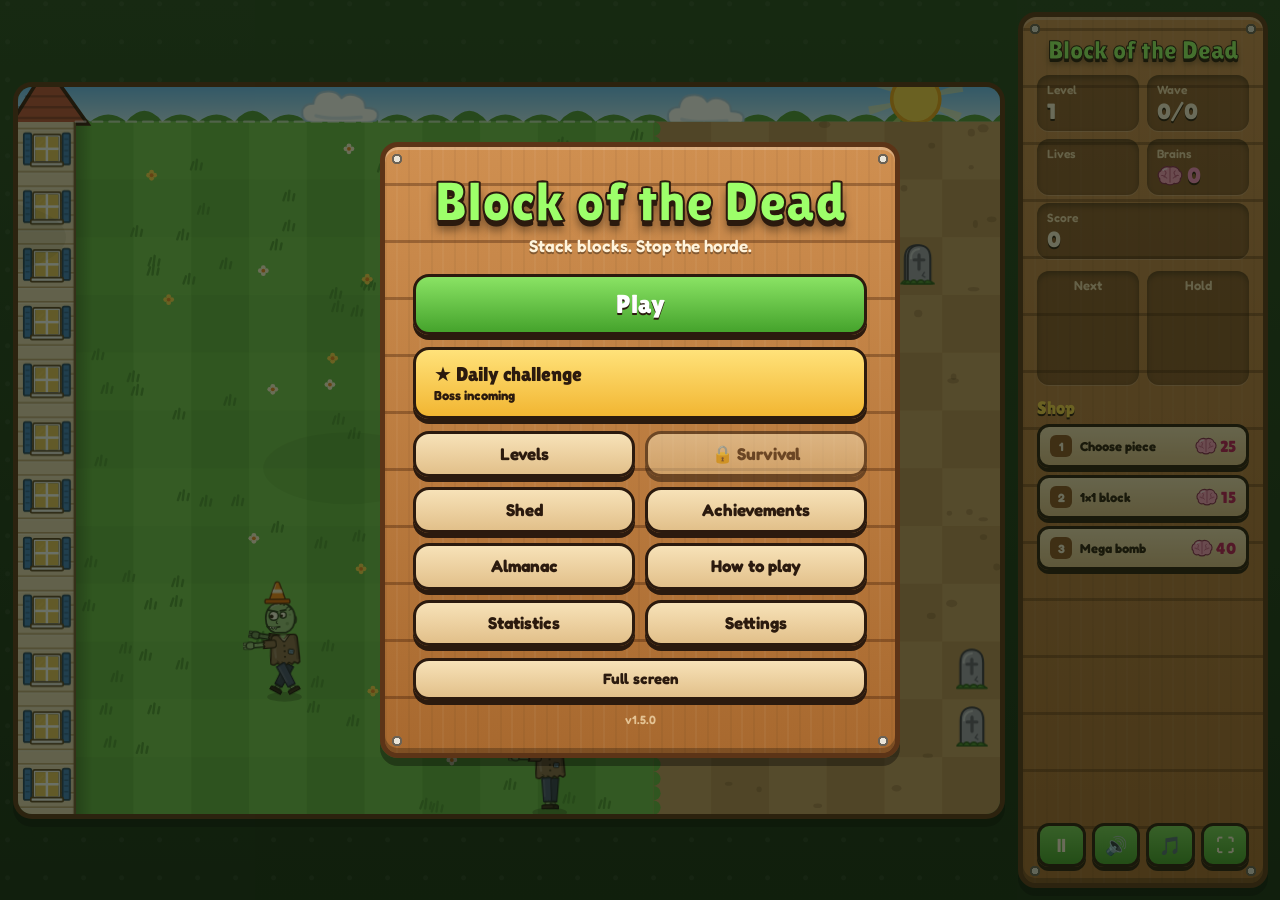
<file: index.html>
<!doctype html>
<html lang="es">
<head>
  <meta charset="utf-8">
  <meta name="viewport" content="width=device-width, initial-scale=1, maximum-scale=1, user-scalable=no">
  <title>Block of the Dead</title>
  <meta name="description" content="Las piezas que caen se convierten en defensas contra hordas de zombies.">
  <meta name="theme-color" content="#2d6a17">
  <meta name="mobile-web-app-capable" content="yes">
  <meta name="apple-mobile-web-app-capable" content="yes">
  <meta name="apple-mobile-web-app-status-bar-style" content="black-translucent">
  <meta name="apple-mobile-web-app-title" content="Block Dead">
  <link rel="manifest" href="manifest.webmanifest">
  <link rel="icon" href="assets/icons/icon.svg" type="image/svg+xml">
  <link rel="icon" href="assets/icons/icon-32.png" sizes="32x32" type="image/png">
  <link rel="apple-touch-icon" href="assets/icons/apple-touch-icon.png">
  <link rel="preconnect" href="https://fonts.googleapis.com">
  <link rel="preconnect" href="https://fonts.gstatic.com" crossorigin>
  <link href="https://fonts.googleapis.com/css2?family=Fredoka:wght@500;600;700&family=Lilita+One&display=swap" rel="stylesheet">
  <link rel="stylesheet" href="css/styles.css">
</head>
<body>
  <div id="app">
    <main id="play">
      <div id="stage">
        <div id="board-wrap">
          <canvas id="game"></canvas>
          <div id="tip" class="tip hidden" role="status" aria-live="polite">
            <div class="tip-step"></div>
            <div class="tip-text"></div>
            <button class="tip-skip" data-cmd="tut-skip" data-i18n="tut_skip"></button>
          </div>
        </div>
      </div>
      <div id="touch" class="touch-controls">
        <div class="tc-group tc-move">
          <button data-action="left" data-i18n-aria="aria_left">◀</button>
          <button data-action="down" data-i18n-aria="aria_down">▼</button>
          <button data-action="right" data-i18n-aria="aria_right">▶</button>
        </div>
        <div class="tc-group tc-act">
          <button data-action="hold" data-i18n-aria="aria_hold">⇄</button>
          <button data-action="rotate" data-i18n-aria="aria_rotate">⟳</button>
          <button data-action="drop" data-i18n-aria="aria_drop">⤓</button>
        </div>
      </div>
    </main>

    <aside id="panel" class="wood">
      <h1 class="logo" data-i18n="title"></h1>
      <div class="stats">
        <div class="stat"><span data-i18n="hud_level"></span><b id="hud-level">1</b></div>
        <div class="stat"><span data-i18n="hud_wave"></span><b id="hud-wave">0/0</b></div>
        <div class="stat lives"><span data-i18n="hud_lives"></span><b id="hud-lives"></b></div>
        <div class="stat brains"><span data-i18n="hud_brains"></span><b><img class="ico" src="assets/svg/brain.svg" alt=""><span id="hud-brains">0</span></b></div>
        <div class="stat score"><span data-i18n="hud_score"></span><b id="hud-score">0</b></div>
      </div>
      <div class="piece-boxes">
        <div class="next-box">
          <span data-i18n="hud_next"></span>
          <canvas id="next" width="192" height="192"></canvas>
        </div>
        <div class="next-box hold-box" id="hold-box" data-i18n-aria="aria_hold">
          <span data-i18n="hud_hold"></span>
          <canvas id="hold" width="192" height="192"></canvas>
        </div>
      </div>
      <div class="shop">
        <h2 data-i18n="shop_title"></h2>
        <div class="shop-list">
          <button class="shop-btn" data-shop="choose"><span class="key">1</span><span class="label" data-i18n="shop_choose"></span><span class="label-s" data-i18n="shop_choose_s"></span><span class="cost"></span></button>
          <button class="shop-btn" data-shop="single"><span class="key">2</span><span class="label" data-i18n="shop_single"></span><span class="label-s" data-i18n="shop_single_s"></span><span class="cost"></span></button>
          <button class="shop-btn" data-shop="bomb"><span class="key">3</span><span class="label" data-i18n="shop_bomb"></span><span class="label-s" data-i18n="shop_bomb_s"></span><span class="cost"></span></button>
        </div>
      </div>
      <div class="panel-buttons">
        <button class="icon-btn" id="btn-pause" data-cmd="pause" data-i18n-aria="pause_title">⏸</button>
        <button class="icon-btn" id="btn-sfx" data-cmd="sfx" data-i18n-aria="sound">🔊</button>
        <button class="icon-btn" id="btn-music" data-cmd="music" data-i18n-aria="music">🎵</button>
        <button class="icon-btn fs-btn" id="btn-fs" data-cmd="fullscreen" data-i18n-aria="fullscreen">⛶</button>
      </div>
    </aside>
  </div>

  <div id="screens" class="screens">
    <section class="screen" id="screen-menu">
      <div class="card wood">
        <h1 class="title" data-i18n="title"></h1>
        <p class="tagline" data-i18n="tagline"></p>
        <div class="menu-buttons">
          <button class="btn primary" id="btn-play" data-cmd="play" data-i18n="loading" disabled></button>
          <button class="btn daily-btn" id="btn-daily" data-cmd="daily">
            <span class="daily-title" data-i18n="menu_daily"></span>
            <span class="daily-rule" id="daily-rule"></span>
          </button>
          <div class="menu-grid">
            <button class="btn" data-cmd="levels" data-i18n="menu_levels"></button>
            <button class="btn" id="btn-survival" data-cmd="survival" data-i18n="menu_survival"></button>
            <button class="btn" data-cmd="shed" data-i18n="menu_shed"></button>
            <button class="btn" data-cmd="achievements" data-i18n="menu_achievements"></button>
            <button class="btn" data-cmd="almanac" data-i18n="menu_almanac"></button>
            <button class="btn" data-cmd="howto" data-i18n="menu_howto"></button>
            <button class="btn" data-cmd="stats" data-i18n="menu_stats"></button>
            <button class="btn" data-cmd="settings" data-i18n="menu_settings"></button>
          </div>
          <button class="btn small fs-btn" data-cmd="fullscreen" data-i18n="fullscreen"></button>
          <button class="btn small install-btn" data-cmd="install" data-i18n="install_app" hidden></button>
        </div>
        <p class="version" id="version"></p>
      </div>
    </section>

    <section class="screen" id="screen-settings">
      <div class="card wood">
        <h2 data-i18n="menu_settings"></h2>
        <div class="settings">
          <h3 data-i18n="set_language"></h3>
          <div class="set-row">
            <span data-i18n="set_language"></span>
            <div class="seg" data-setting="lang">
              <button data-value="es" data-i18n="lang_es"></button>
              <button data-value="en" data-i18n="lang_en"></button>
            </div>
          </div>

          <h3 data-i18n="set_sound"></h3>
          <label class="set-row">
            <span data-i18n="set_music_vol"></span>
            <input type="range" min="0" max="100" step="5" data-setting="musicVol">
            <output data-out="musicVol"></output>
          </label>
          <label class="set-row">
            <span data-i18n="set_sfx_vol"></span>
            <input type="range" min="0" max="100" step="5" data-setting="sfxVol">
            <output data-out="sfxVol"></output>
          </label>

          <h3 data-i18n="set_graphics"></h3>
          <div class="set-row">
            <span data-i18n="set_quality"></span>
            <div class="seg" data-setting="quality">
              <button data-value="auto" data-i18n="q_auto"></button>
              <button data-value="high" data-i18n="q_high"></button>
              <button data-value="low" data-i18n="q_low"></button>
            </div>
          </div>
          <label class="set-row">
            <span data-i18n="set_shake"></span>
            <input type="checkbox" data-setting="shake">
          </label>
          <label class="set-row">
            <span data-i18n="set_fps"></span>
            <input type="checkbox" data-setting="showFps">
          </label>

          <h3 data-i18n="set_access"></h3>
          <label class="set-row">
            <span data-i18n="set_colorblind"></span>
            <input type="checkbox" data-setting="colorblind">
          </label>
          <label class="set-row">
            <span data-i18n="set_bigtext"></span>
            <input type="checkbox" data-setting="bigText">
          </label>
          <label class="set-row">
            <span data-i18n="set_reduce"></span>
            <input type="checkbox" data-setting="reduceMotion">
          </label>

          <h3 data-i18n="set_mobile"></h3>
          <div class="set-row">
            <span data-i18n="set_touch_layout"></span>
            <div class="seg" data-setting="touchLayout">
              <button data-value="split" data-i18n="touch_split"></button>
              <button data-value="swap" data-i18n="touch_swap"></button>
            </div>
          </div>
          <label class="set-row">
            <span data-i18n="set_zoom_view"></span>
            <input type="checkbox" data-setting="zoomView">
          </label>
          <div class="set-actions">
            <button class="btn small install-btn" data-cmd="install" data-i18n="install_app" hidden></button>
          </div>

          <h3 data-i18n="set_controls"></h3>
          <p class="set-hint" data-i18n="keys_hint"></p>
          <div id="keys-list" class="keys-list"></div>
          <div class="set-actions">
            <button class="btn small" data-cmd="keys-reset" data-i18n="keys_reset"></button>
          </div>
          <p class="set-msg" id="keys-msg" role="status"></p>

          <h3 data-i18n="set_save"></h3>
          <p class="set-hint" data-i18n="set_save_hint"></p>
          <div class="set-actions">
            <button class="btn small" data-cmd="export-copy" data-i18n="export_copy"></button>
            <button class="btn small" data-cmd="export-file" data-i18n="export_file"></button>
          </div>
          <textarea id="save-code" class="save-code" rows="3" spellcheck="false" data-i18n-placeholder="import_placeholder"></textarea>
          <div class="set-actions">
            <button class="btn small" data-cmd="import-code" data-i18n="import_code"></button>
            <button class="btn small" data-cmd="import-file" data-i18n="import_file"></button>
            <input type="file" id="import-file" accept=".json,.txt,application/json,text/plain" hidden>
          </div>
          <p class="set-msg" id="save-msg" role="status"></p>
        </div>
        <button class="btn" data-cmd="settings-back" data-i18n="back"></button>
      </div>
    </section>

    <section class="screen" id="screen-stats">
      <div class="card wood">
        <h2 data-i18n="menu_stats"></h2>
        <div id="stats-body" class="stats-body"></div>
        <button class="btn" data-cmd="back" data-i18n="back"></button>
      </div>
    </section>

    <section class="screen" id="screen-levels">
      <div class="card wood">
        <h2 data-i18n="menu_levels"></h2>
        <div id="level-list" class="level-list"></div>
        <button class="btn" data-cmd="back" data-i18n="back"></button>
      </div>
    </section>

    <section class="screen" id="screen-loadout">
      <div class="card wood wide">
        <h2 data-i18n="loadout_title"></h2>
        <p class="tagline lo-sub"><span id="loadout-level"></span> · <span data-i18n="loadout_hint"></span></p>
        <p class="lo-rule" id="loadout-rule" hidden></p>
        <div class="lo-diff" id="loadout-diff">
          <span data-i18n="difficulty"></span>
          <div class="seg" id="diff-seg">
            <button data-diff="easy" data-i18n="diff_easy"></button>
            <button data-diff="normal" data-i18n="diff_normal"></button>
            <button data-diff="hard" data-i18n="diff_hard"></button>
          </div>
        </div>
        <div id="loadout-list" class="lo-list"></div>
        <div class="lo-actions">
          <button class="btn" data-cmd="back" data-i18n="back"></button>
          <button class="btn" data-cmd="loadout-reset" data-i18n="loadout_reset"></button>
          <button class="btn primary" data-cmd="loadout-go" data-i18n="loadout_go"></button>
        </div>
      </div>
    </section>

    <section class="screen" id="screen-shed">
      <div class="card wood">
        <h2 data-i18n="menu_shed"></h2>
        <p class="tagline" data-i18n="shed_hint"></p>
        <div class="shed-bank"><img class="ico" src="assets/svg/brain.svg" alt=""><b id="shed-bank">0</b><span data-i18n="shed_bank"></span></div>
        <div id="shed-list" class="shed-list"></div>
        <button class="btn" data-cmd="back" data-i18n="back"></button>
      </div>
    </section>

    <section class="screen" id="screen-achievements">
      <div class="card wood wide">
        <h2 data-i18n="menu_achievements"></h2>
        <p class="tagline" id="ach-count"></p>
        <div id="ach-grid" class="ach-grid"></div>
        <button class="btn" data-cmd="back" data-i18n="back"></button>
      </div>
    </section>

    <section class="screen" id="screen-almanac">
      <div class="card wood wide">
        <h2 data-i18n="menu_almanac"></h2>
        <div class="alm-tabs">
          <button class="btn small" data-cmd="alm-tab" data-arg="def" data-i18n="alm_def"></button>
          <button class="btn small" data-cmd="alm-tab" data-arg="zomb" data-i18n="alm_zomb"></button>
        </div>
        <div class="alm-body">
          <div id="alm-grid" class="alm-grid"></div>
          <div id="alm-detail" class="alm-detail"></div>
        </div>
        <button class="btn" data-cmd="back" data-i18n="back"></button>
      </div>
    </section>

    <section class="screen" id="screen-howto">
      <div class="card wood wide">
        <h2 data-i18n="menu_howto"></h2>
        <div id="howto-body" class="howto"></div>
        <button class="btn" data-cmd="back" data-i18n="back"></button>
      </div>
    </section>

    <section class="screen" id="screen-pause">
      <div class="card wood">
        <h2 data-i18n="pause_title"></h2>
        <div class="menu-buttons">
          <button class="btn primary" data-cmd="resume" data-i18n="resume"></button>
          <button class="btn" data-cmd="restart" data-i18n="restart"></button>
          <div class="toggles">
            <button class="btn small" data-cmd="settings" data-i18n="menu_settings"></button>
            <button class="btn small fs-btn" data-cmd="fullscreen" data-i18n="fullscreen"></button>
          </div>
          <button class="btn" data-cmd="menu" data-i18n="to_menu"></button>
        </div>
      </div>
    </section>

    <section class="screen" id="screen-result">
      <div class="card wood">
        <h2 id="result-title"></h2>
        <p id="result-reason" class="tagline"></p>
        <div id="result-stats" class="result-stats"></div>
        <div id="new-defense" class="new-defense" style="display:none"></div>
        <div class="menu-buttons">
          <button class="btn primary" id="btn-next" data-cmd="next" data-i18n="next_level"></button>
          <button class="btn" data-cmd="retry" data-i18n="retry"></button>
          <button class="btn" data-cmd="shed" data-i18n="menu_shed"></button>
          <button class="btn" data-cmd="menu" data-i18n="to_menu"></button>
        </div>
      </div>
    </section>

    <section class="screen" id="screen-error">
      <div class="card wood">
        <h2 class="lose" data-i18n="error_title"></h2>
        <p class="tagline" data-i18n="error_text"></p>
        <div class="menu-buttons">
          <button class="btn primary" data-cmd="restart" data-i18n="restart"></button>
          <button class="btn" data-cmd="menu" data-i18n="to_menu"></button>
        </div>
      </div>
    </section>

    <section class="screen" id="screen-picker">
      <div class="card wood">
        <h2 data-i18n="picker_title"></h2>
        <div id="picker-grid" class="picker-grid"></div>
        <button class="btn" data-cmd="picker-cancel" data-i18n="cancel"></button>
      </div>
    </section>
  </div>

  <div id="toasts" class="toasts" aria-live="polite"></div>

  <div id="update-bar" class="update-bar" role="status" hidden>
    <span data-i18n="update_ready"></span>
    <button class="btn small primary" data-cmd="apply-update" data-i18n="update_now"></button>
  </div>

  <!-- Scripts clásicos (no módulos) para que funcione abriendo el archivo con doble clic -->
  <script src="js/config.js"></script>
  <script src="js/i18n.js"></script>
  <script src="js/storage.js"></script>
  <script src="js/audio.js"></script>
  <script src="js/assets.js"></script>
  <script src="js/pieces.js"></script>
  <script src="js/board.js"></script>
  <script src="js/defenses.js"></script>
  <script src="js/zombies.js"></script>
  <script src="js/projectiles.js"></script>
  <script src="js/levels.js"></script>
  <script src="js/progress.js"></script>
  <script src="js/game.js"></script>
  <script src="js/render.js"></script>
  <script src="js/input.js"></script>
  <script src="js/ui.js"></script>
  <script src="js/tutorial.js"></script>
  <script src="js/pwa.js"></script>
  <script src="js/main.js"></script>
</body>
</html>
</file>
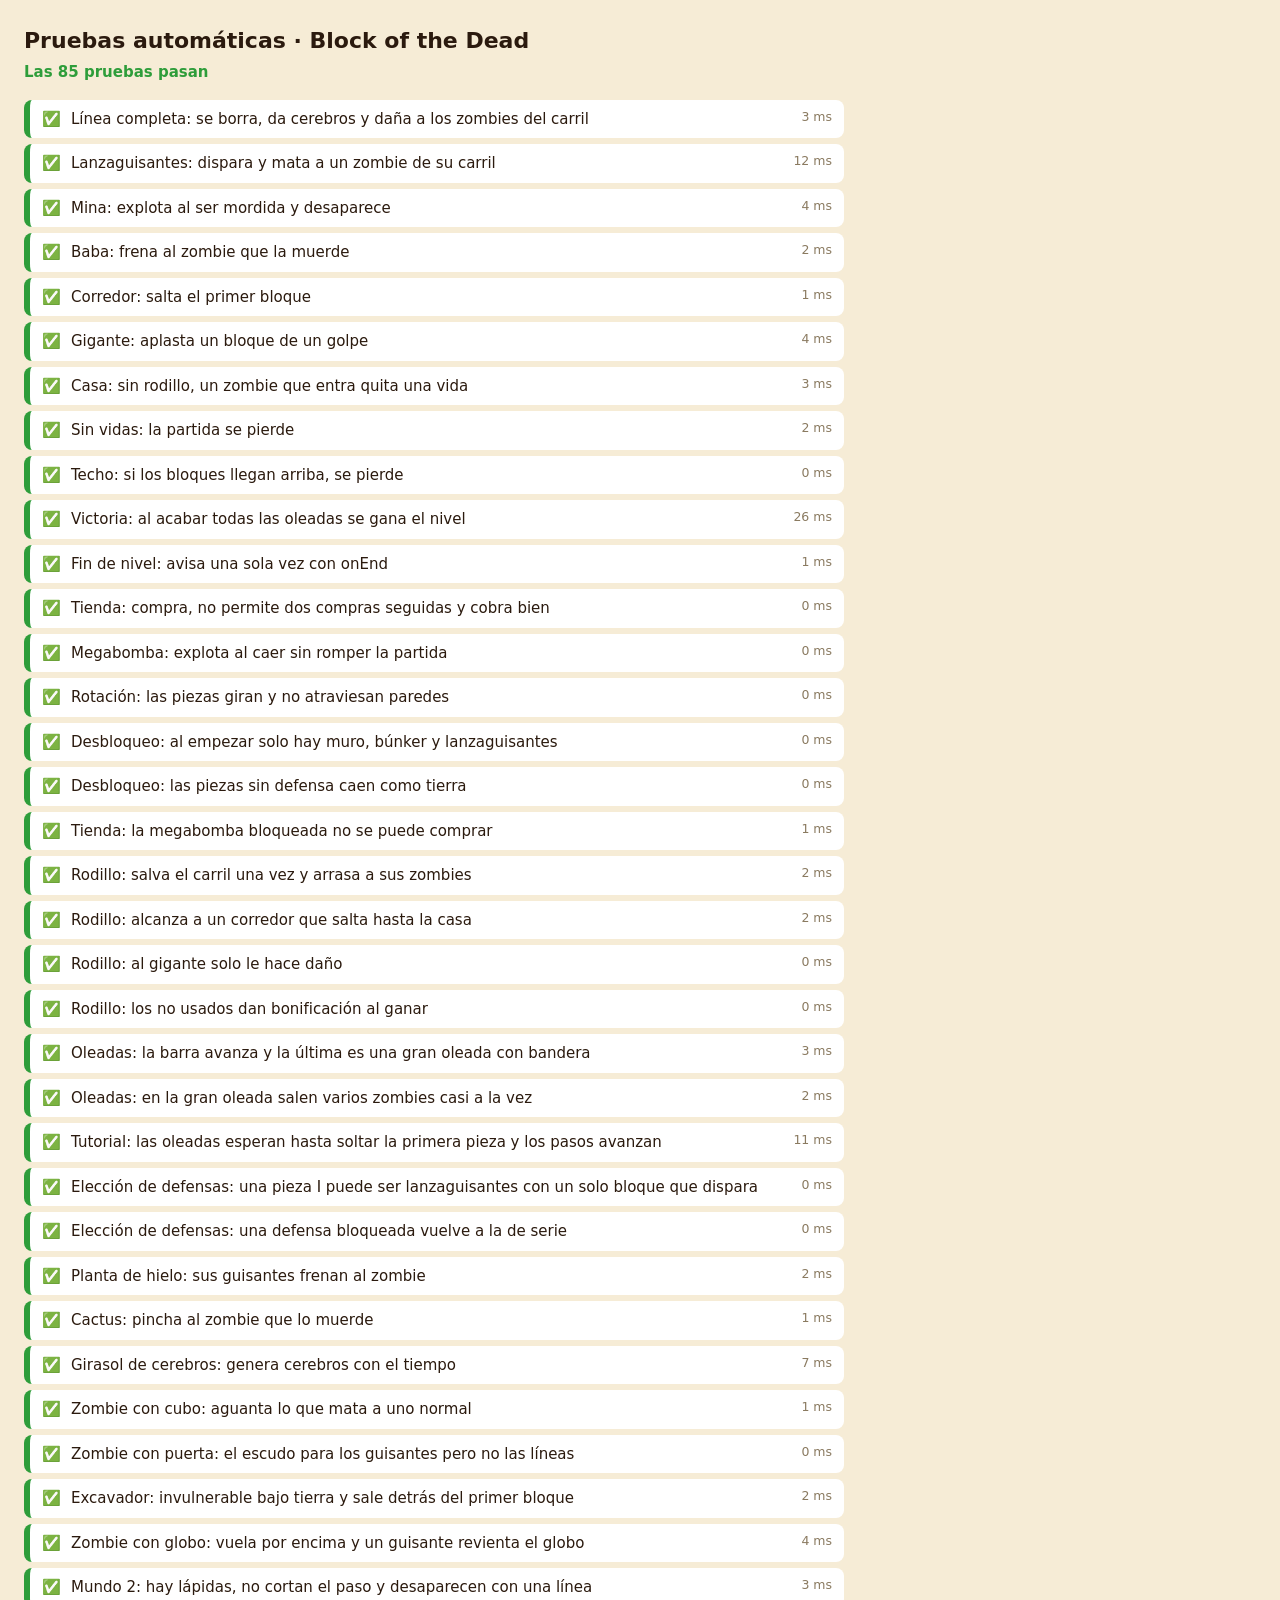
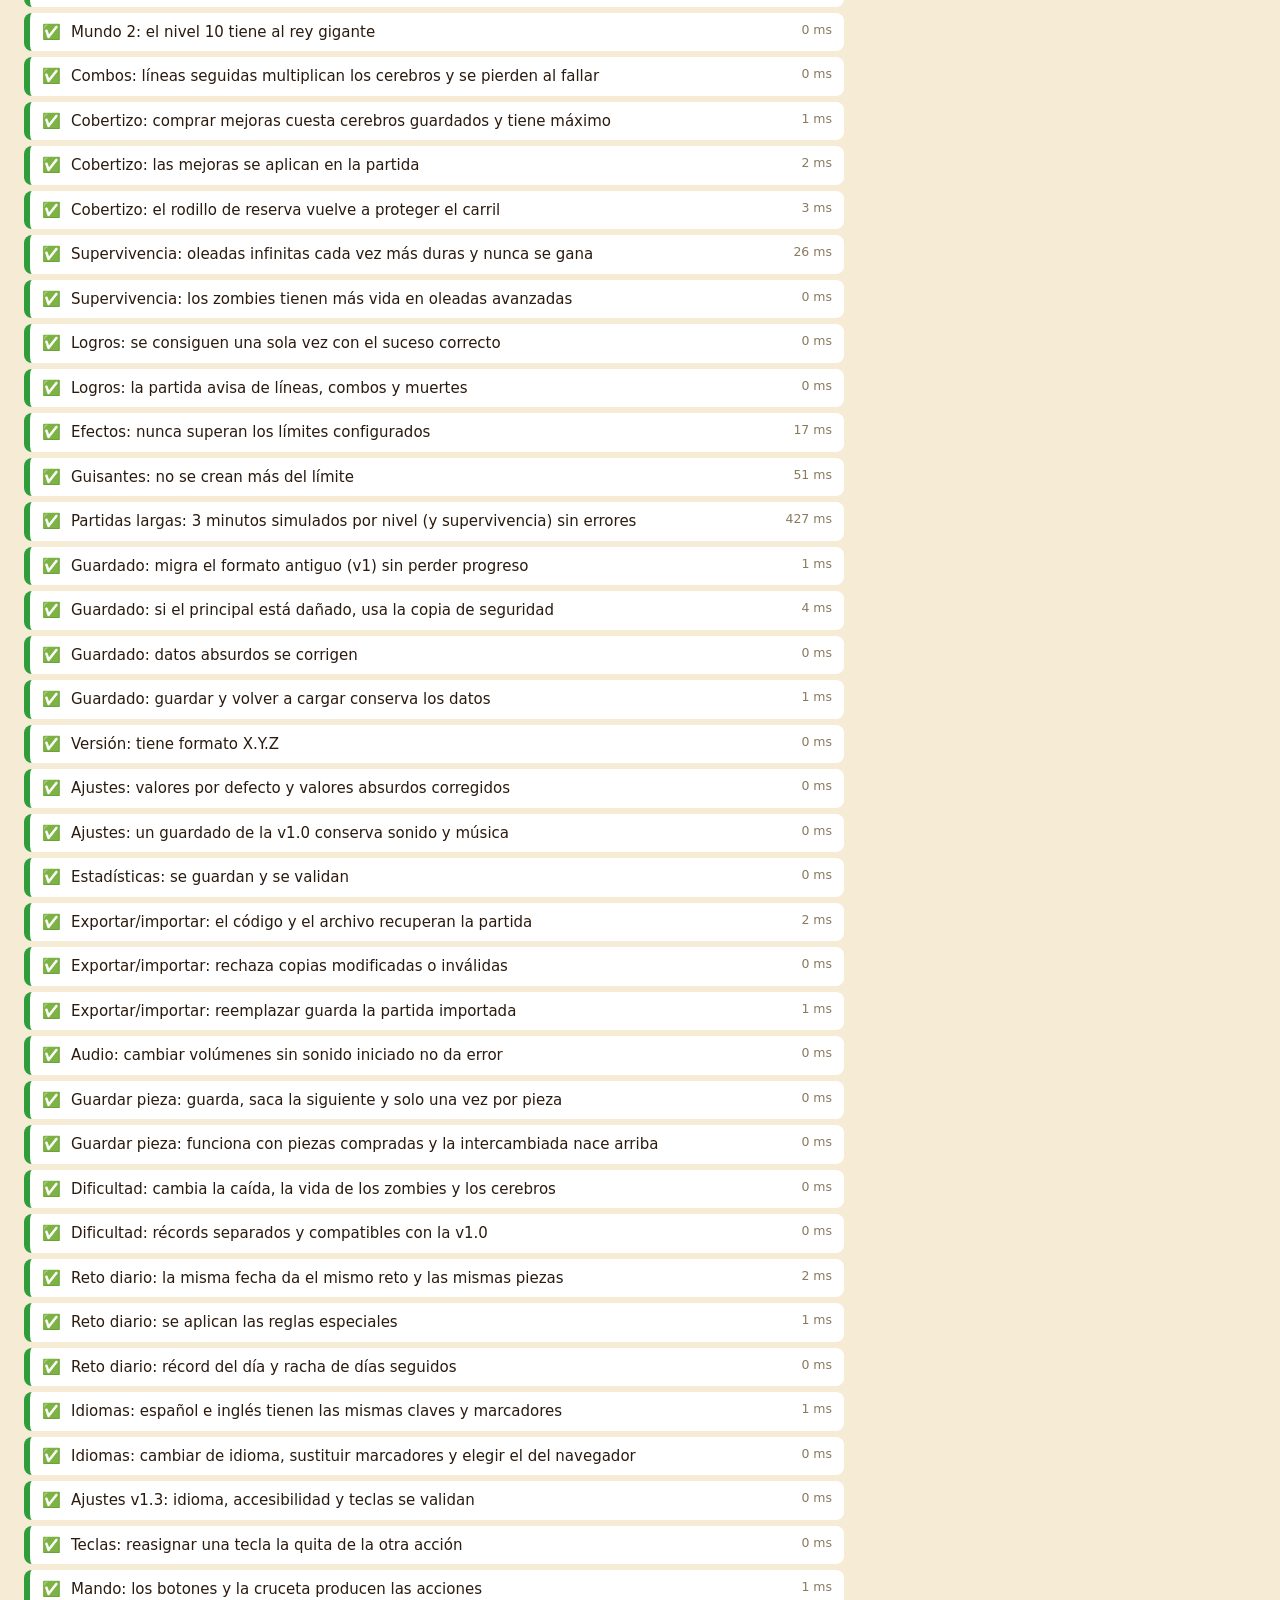
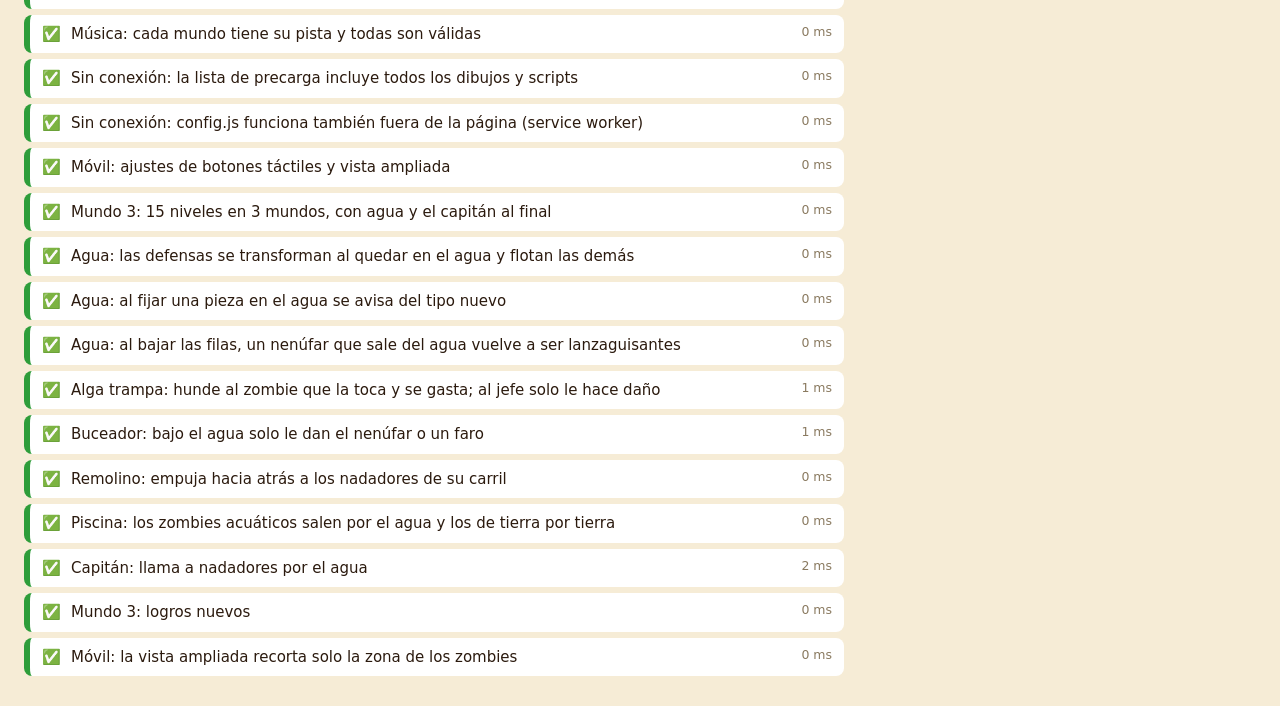
<file: tests.html>
<!doctype html>
<html lang="es">
<head>
  <meta charset="utf-8">
  <meta name="viewport" content="width=device-width, initial-scale=1">
  <title>Pruebas · Block of the Dead</title>
  <style>
    :root { --ok: #2e9d3a; --bad: #d93a3a; --ink: #2b1a0e; }
    body { margin: 0; padding: 24px; font: 15px/1.5 system-ui, sans-serif; background: #f6ecd6; color: var(--ink); }
    h1 { margin: 0 0 4px; font-size: 22px; }
    #summary { margin: 0 0 16px; font-weight: 700; }
    #summary.ok { color: var(--ok); }
    #summary.bad { color: var(--bad); }
    ul { list-style: none; margin: 0; padding: 0; max-width: 820px; }
    li { display: flex; gap: 10px; padding: 8px 12px; margin-bottom: 6px; background: #fff; border-radius: 8px; border-left: 6px solid var(--ok); }
    li.bad { border-left-color: var(--bad); }
    li .msg { color: var(--bad); font-size: 13px; }
    li small { margin-left: auto; color: #8a7a60; }
  </style>
</head>
<body>
  <h1>Pruebas automáticas · Block of the Dead</h1>
  <p id="summary">Ejecutando…</p>
  <ul id="results"></ul>

  <!-- Solo la lógica del juego (sin interfaz ni dibujo) -->
  <script src="js/config.js"></script>
  <script src="js/i18n.js"></script>
  <script src="js/storage.js"></script>
  <script src="js/audio.js"></script>
  <script src="js/pieces.js"></script>
  <script src="js/board.js"></script>
  <script src="js/defenses.js"></script>
  <script src="js/zombies.js"></script>
  <script src="js/projectiles.js"></script>
  <script src="js/levels.js"></script>
  <script src="js/progress.js"></script>
  <script src="js/game.js"></script>
  <script src="js/tutorial.js"></script>
  <script src="js/input.js"></script>
  <script src="js/assets.js"></script>
  <script src="js/render.js"></script>
  <script src="js/pwa.js"></script>
  <script src="js/precache.js"></script>
  <script src="js/tests.js"></script>
</body>
</html>
</file>
<file: css/styles.css>
:root {
  --ink: #2b1a0e;
  --wood: #c07f43;
  --wood-d: #8e5426;
  --wood-edge: #5c3417;
  --cream: #fff4dc;
  --muted: #f3d9ad;
  --green: #5cc43a;
  --green-d: #2d6a17;
  --pink: #ff8fc6;
  --red: #ff5d5d;
  --yellow: #ffd84a;
  --title: 'Lilita One', 'Fredoka', 'Arial Rounded MT Bold', 'Trebuchet MS', sans-serif;
  --text: 'Fredoka', 'Arial Rounded MT Bold', 'Trebuchet MS', sans-serif;
}

* { box-sizing: border-box; }

html, body {
  margin: 0;
  height: 100%;
  overflow: hidden;
  color: var(--cream);
  font-family: var(--text);
  font-weight: 600;
  background:
    radial-gradient(circle at 20% 10%, rgba(255, 255, 255, .06) 0 2px, transparent 3px) 0 0 / 38px 38px,
    linear-gradient(180deg, #24451f 0%, #142a12 100%);
  -webkit-user-select: none;
  user-select: none;
  -webkit-tap-highlight-color: transparent;
}

button { font-family: var(--text); font-weight: 700; color: var(--cream); cursor: pointer; }

/* ---------- Madera ---------- */
.wood {
  position: relative;
  background:
    radial-gradient(circle at 12px 12px, #e9e4d8 0 3px, #6b6255 3.5px 5px, transparent 5.5px),
    radial-gradient(circle at calc(100% - 12px) 12px, #e9e4d8 0 3px, #6b6255 3.5px 5px, transparent 5.5px),
    radial-gradient(circle at 12px calc(100% - 12px), #e9e4d8 0 3px, #6b6255 3.5px 5px, transparent 5.5px),
    radial-gradient(circle at calc(100% - 12px) calc(100% - 12px), #e9e4d8 0 3px, #6b6255 3.5px 5px, transparent 5.5px),
    repeating-linear-gradient(0deg, transparent 0 54px, rgba(60, 25, 5, .35) 54px 57px),
    repeating-linear-gradient(90deg, rgba(0, 0, 0, .04) 0 2px, transparent 2px 11px, rgba(255, 255, 255, .04) 11px 13px, transparent 13px 23px),
    linear-gradient(180deg, #cf8f50, #a8692f);
  border: 5px solid var(--wood-edge);
  border-radius: 18px;
  box-shadow: inset 0 3px 0 rgba(255, 255, 255, .25), inset 0 -5px 0 rgba(0, 0, 0, .25), 0 8px 0 rgba(0, 0, 0, .35);
}

.inset {
  background: rgba(60, 28, 8, .42);
  border-radius: 12px;
  box-shadow: inset 0 3px 6px rgba(0, 0, 0, .35), 0 1px 0 rgba(255, 255, 255, .2);
}

#app {
  display: flex;
  width: 100%;
  height: 100vh;
  height: 100dvh;
  gap: 12px;
  padding: 12px;
}

#play {
  flex: 1;
  min-width: 0;
  min-height: 0;
  display: flex;
  flex-direction: column;
  gap: 10px;
}

#stage {
  flex: 1;
  min-height: 0;
  display: flex;
  align-items: center;
  justify-content: center;
}

#game {
  display: block;
  border-radius: 14px;
  background: #3f7d4a;
  box-shadow: 0 0 0 5px var(--wood-edge), 0 8px 0 5px rgba(0, 0, 0, .35);
  touch-action: none;
}

/* ---------- Panel lateral ---------- */
#panel {
  width: 250px;
  flex-shrink: 0;
  padding: 16px 14px;
  display: flex;
  flex-direction: column;
  gap: 12px;
  overflow: auto;
}

.logo {
  margin: 4px 0 0;
  font-family: var(--title);
  font-weight: normal;
  font-size: 26px;
  line-height: 1;
  text-align: center;
  color: #9dff6a;
  -webkit-text-stroke: 1px var(--ink);
  text-shadow: 0 3px 0 var(--ink), 0 5px 6px rgba(0, 0, 0, .4);
}

.stats { display: grid; grid-template-columns: 1fr 1fr; gap: 8px; }
.stat {
  display: flex;
  flex-direction: column;
  gap: 2px;
  padding: 7px 10px;
  font-size: 12px;
  color: var(--muted);
  background: rgba(60, 28, 8, .42);
  border-radius: 12px;
  box-shadow: inset 0 3px 6px rgba(0, 0, 0, .35), 0 1px 0 rgba(255, 255, 255, .2);
}
.stat b {
  display: inline-flex;
  align-items: center;
  gap: 4px;
  font-family: var(--title);
  font-weight: normal;
  font-size: 22px;
  color: var(--cream);
  text-shadow: 0 2px 0 var(--ink);
  white-space: nowrap;
}
.stat.lives b { color: var(--red); letter-spacing: 1px; }
.stat.brains b { color: var(--pink); }
.stat.score { grid-column: span 2; }
.ico { width: 26px; height: 21px; flex-shrink: 0; }

.next-box {
  display: flex;
  align-items: center;
  justify-content: space-between;
  padding: 6px 10px;
  font-size: 13px;
  color: var(--muted);
  background: rgba(60, 28, 8, .42);
  border-radius: 12px;
  box-shadow: inset 0 3px 6px rgba(0, 0, 0, .35), 0 1px 0 rgba(255, 255, 255, .2);
}
#next { width: 96px; height: 96px; }

.shop h2 {
  margin: 0 0 6px;
  font-family: var(--title);
  font-weight: normal;
  font-size: 18px;
  color: var(--yellow);
  text-shadow: 0 2px 0 var(--ink);
}
.shop-btn {
  display: flex;
  align-items: center;
  gap: 8px;
  width: 100%;
  margin-bottom: 7px;
  padding: 8px 10px;
  font-size: 13px;
  text-align: left;
  background: linear-gradient(180deg, #f7e2b8, #e2c08a);
  color: var(--ink);
  border: 3px solid var(--ink);
  border-radius: 12px;
  box-shadow: 0 4px 0 var(--ink);
  transition: transform .12s ease, box-shadow .12s ease, opacity .2s;
}
.shop-btn:hover { transform: translateY(-2px) scale(1.02); }
.shop-btn:active { transform: translateY(3px); box-shadow: 0 1px 0 var(--ink); }
.shop-btn .key {
  display: grid;
  place-items: center;
  width: 22px;
  height: 22px;
  font-size: 12px;
  color: var(--cream);
  background: var(--wood-d);
  border-radius: 6px;
}
.shop-btn .cost {
  display: inline-flex;
  align-items: center;
  gap: 3px;
  margin-left: auto;
  font-family: var(--title);
  font-weight: normal;
  font-size: 16px;
  color: #c2185b;
  white-space: nowrap;
}
.shop-btn .cost .ico { width: 22px; height: 18px; }
.shop-btn.off { opacity: .5; filter: grayscale(.6); }

.panel-buttons { display: flex; gap: 6px; margin-top: auto; }
.icon-btn {
  flex: 1;
  padding: 8px 0;
  font-size: 18px;
  background: linear-gradient(180deg, #7ad65a, #45a32c);
  border: 3px solid var(--ink);
  border-radius: 12px;
  box-shadow: 0 4px 0 var(--ink);
  transition: transform .12s ease, box-shadow .12s ease;
}
.icon-btn:hover { transform: translateY(-2px); }
.icon-btn:active { transform: translateY(3px); box-shadow: 0 1px 0 var(--ink); }
.icon-btn.off { filter: grayscale(1) brightness(.85); }
.no-fs .fs-btn { display: none; }

/* ---------- Animaciones de interfaz ---------- */
@keyframes pop {
  0% { transform: scale(1); }
  40% { transform: scale(1.35) rotate(-4deg); }
  100% { transform: scale(1); }
}
.pop { animation: pop .35s ease-out; }

@keyframes card-in {
  0% { opacity: 0; transform: scale(.85) translateY(20px); }
  70% { opacity: 1; transform: scale(1.03); }
  100% { transform: scale(1); }
}
@keyframes fade-in { from { opacity: 0; } to { opacity: 1; } }

.fly-brain {
  position: fixed;
  z-index: 30;
  width: 30px;
  height: 24px;
  pointer-events: none;
  transition: transform .7s cubic-bezier(.5, -0.35, .7, 1), opacity .7s ease-in;
  filter: drop-shadow(0 2px 2px rgba(0, 0, 0, .4));
}

/* ---------- Tutorial ---------- */
#board-wrap { position: relative; line-height: 0; }
.tip {
  position: absolute;
  top: 17%;
  left: 50%;
  z-index: 5;
  width: min(520px, calc(100% - 24px));
  line-height: normal;
  padding: 12px 16px 12px;
  transform: translateX(-50%);
  color: var(--ink);
  background: #fff6dc;
  border: 4px solid var(--ink);
  border-radius: 18px;
  box-shadow: 0 6px 0 rgba(0, 0, 0, .35);
}
.tip.hidden { display: none; }
.tip.pop { animation: tip-in .35s ease-out; }
@keyframes tip-in {
  0% { transform: translateX(-50%) scale(.8); opacity: 0; }
  70% { transform: translateX(-50%) scale(1.04); opacity: 1; }
  100% { transform: translateX(-50%) scale(1); }
}
.tip-step { font-family: var(--title); font-size: 14px; color: #2f8a2c; }
.tip-text { margin: 2px 0 8px; font-size: 17px; line-height: 1.35; }
.tip-skip {
  padding: 4px 10px;
  font-size: 12px;
  color: var(--ink);
  background: #e9d3a6;
  border: 2px solid var(--ink);
  border-radius: 10px;
}

/* ---------- Tarjeta de nueva defensa ---------- */
.new-defense {
  display: flex;
  flex-direction: column;
  align-items: center;
  gap: 4px;
  margin: 10px auto 4px;
  padding: 12px 16px;
  max-width: 300px;
  color: var(--ink);
  background: linear-gradient(180deg, #fff6dc, #f1d9a4);
  border: 4px solid var(--ink);
  border-radius: 18px;
  box-shadow: 0 6px 0 rgba(0, 0, 0, .35);
  animation: card-in .5s ease-out .2s both, glow 1.6s ease-in-out .7s infinite;
}
.new-defense .nd-title { font-family: var(--title); font-size: 24px; color: #2f8a2c; }
.new-defense canvas { width: 80px; height: 80px; }
.new-defense b { font-family: var(--title); font-weight: normal; font-size: 20px; }
.new-defense span { font-size: 14px; }
@keyframes glow {
  0%, 100% { box-shadow: 0 6px 0 rgba(0, 0, 0, .35), 0 0 0 rgba(255, 230, 80, 0); }
  50% { box-shadow: 0 6px 0 rgba(0, 0, 0, .35), 0 0 22px rgba(255, 230, 80, .9); }
}

.shop-btn.locked { opacity: .45; filter: grayscale(1); }
.shop-btn.locked .cost::after { content: ' 🔒'; }

.fps-meter {
  position: fixed;
  left: 8px;
  bottom: 8px;
  z-index: 40;
  padding: 3px 8px;
  font-size: 12px;
  color: #fff;
  background: rgba(0, 0, 0, .6);
  border-radius: 6px;
  pointer-events: none;
}

/* ---------- Controles táctiles ---------- */
.touch-controls { display: none; grid-template-columns: 1fr 1fr; gap: 12px; }
.tc-group { display: grid; grid-template-columns: repeat(3, 1fr); gap: 6px; }
.touch-swap .tc-move { order: 2; }
.shop-btn .label-s { display: none; }
.touch-controls button {
  height: 64px;
  font-size: 24px;
  background: linear-gradient(180deg, #7ad65a, #45a32c);
  border: 3px solid var(--ink);
  border-radius: 16px;
  box-shadow: 0 5px 0 var(--ink);
  text-shadow: 0 2px 0 var(--ink);
  touch-action: none;
}
.touch-controls button.pressed { transform: translateY(4px); box-shadow: 0 1px 0 var(--ink); }

@media (pointer: coarse), (max-width: 860px) {
  .touch-controls { display: grid; }
}

@media (max-width: 860px) {
  #app { flex-direction: column; padding: 8px; gap: 8px; }
  #panel {
    order: -1;
    width: auto;
    flex-direction: row;
    flex-wrap: wrap;
    align-items: stretch;
    gap: 6px;
    padding: 8px;
    overflow: visible;
    border-radius: 14px;
  }
  .logo, .shop h2, .shop-btn .key { display: none; }
  .stats { flex: 1 1 100%; grid-template-columns: repeat(5, 1fr); gap: 4px; }
  .stat { padding: 4px 6px; font-size: 9px; }
  .stat b { font-size: 15px; }
  .stat.score { grid-column: auto; }
  .ico { width: 18px; height: 15px; }
  .next-box { flex-direction: column; gap: 0; padding: 2px 6px; font-size: 9px; }
  #next { width: 54px; height: 54px; }
  .shop { flex: 1; min-width: 0; }
  .shop-list { display: flex; gap: 4px; height: 100%; }
  .shop-btn { flex: 1; flex-direction: column; justify-content: center; gap: 2px; margin: 0; padding: 4px; font-size: 10px; text-align: center; }
  .shop-btn .cost { margin: 0; font-size: 13px; }
  .shop-btn .cost .ico { width: 16px; height: 13px; }
  .panel-buttons { display: grid; grid-template-columns: 1fr 1fr; gap: 4px; margin: 0; }
  .icon-btn { padding: 2px 6px; font-size: 13px; box-shadow: 0 3px 0 var(--ink); }
  .touch-controls button { height: 58px; }
}

/* ---------- Pantallas / menús ---------- */
.screens {
  position: fixed;
  inset: 0;
  z-index: 10;
  display: none;
  align-items: center;
  justify-content: center;
  padding: 16px;
  background: rgba(15, 25, 10, .62);
}
.screens.show { display: flex; animation: fade-in .2s ease-out; }
.screen { display: none; width: 100%; justify-content: center; }
.screen.active { display: flex; }
.screen.active .card { animation: card-in .35s ease-out; }

.card {
  width: 100%;
  max-width: 520px;
  max-height: calc(100dvh - 32px);
  overflow: auto;
  padding: 26px 28px;
  text-align: center;
}
.card.wide { max-width: 800px; text-align: left; }
.card h2 {
  margin: 0 0 16px;
  font-family: var(--title);
  font-weight: normal;
  font-size: 32px;
  line-height: 1.1;
  text-align: center;
  color: var(--yellow);
  -webkit-text-stroke: 1px var(--ink);
  text-shadow: 0 3px 0 var(--ink);
}
.card h2.win { color: #9dff6a; }
.card h2.lose { color: var(--red); }

.title {
  margin: 0 0 6px;
  font-family: var(--title);
  font-weight: normal;
  font-size: 56px;
  line-height: 1;
  color: #9dff6a;
  -webkit-text-stroke: 2px var(--ink);
  text-shadow: 0 5px 0 var(--ink), 0 9px 10px rgba(0, 0, 0, .45);
  animation: title-bob 3s ease-in-out infinite;
}
@keyframes title-bob {
  0%, 100% { transform: rotate(-2deg) translateY(0); }
  50% { transform: rotate(2deg) translateY(-4px); }
}
.tagline { margin: 6px 0 18px; font-size: 17px; color: var(--cream); text-shadow: 0 2px 0 rgba(0, 0, 0, .35); }

.menu-buttons { display: flex; flex-direction: column; gap: 12px; align-items: stretch; margin-top: 8px; }
.toggles { display: flex; gap: 10px; }
.toggles .btn { flex: 1; }

.btn {
  padding: 12px 18px;
  font-size: 20px;
  line-height: 1.2;
  color: var(--ink);
  background: linear-gradient(180deg, #f7e2b8, #e2c08a);
  border: 3px solid var(--ink);
  border-radius: 16px;
  box-shadow: 0 5px 0 var(--ink);
  transition: transform .12s ease, box-shadow .12s ease;
}
.btn:hover:not(:disabled) { transform: translateY(-2px) scale(1.02); }
.btn:active:not(:disabled) { transform: translateY(4px); box-shadow: 0 1px 0 var(--ink); }
.btn.primary {
  font-family: var(--title);
  font-weight: normal;
  font-size: 26px;
  color: #fff;
  background: linear-gradient(180deg, #8ae364, #45a32c);
  text-shadow: 0 2px 0 var(--ink);
}
.btn.small { padding: 9px 12px; font-size: 15px; }
.btn:disabled { opacity: .55; cursor: wait; }
.card > .btn { margin-top: 18px; }

.level-list { display: flex; flex-direction: column; gap: 10px; }
.level-btn { display: flex; align-items: center; gap: 14px; text-align: left; }
.lv-num {
  display: grid;
  place-items: center;
  width: 40px;
  height: 40px;
  font-family: var(--title);
  font-weight: normal;
  font-size: 24px;
  color: #fff;
  background: var(--wood-d);
  border-radius: 12px;
  text-shadow: 0 2px 0 var(--ink);
}
.lv-name { flex: 1; }
.lv-best { font-size: 13px; color: #7a4a20; }

/* ---------- Mapa de mundos ---------- */
.level-list { gap: 14px; }
.world {
  padding: 10px 12px 12px;
  background: rgba(60, 28, 8, .42);
  border-radius: 14px;
  box-shadow: inset 0 3px 6px rgba(0, 0, 0, .35);
}
.world h3 { margin: 0 0 10px; font-family: var(--title); font-weight: normal; font-size: 20px; color: #9dff6a; text-shadow: 0 2px 0 var(--ink); }
.world-2 h3 { color: #d7b4ff; }
.world-3 h3 { color: #8fdcff; }
.world-path { display: grid; grid-template-columns: repeat(5, 1fr); gap: 8px; }
.level-node {
  display: flex;
  flex-direction: column;
  align-items: center;
  gap: 4px;
  padding: 10px 4px;
  color: var(--ink);
  background: linear-gradient(180deg, #f7e2b8, #e2c08a);
  border: 3px solid var(--ink);
  border-radius: 14px;
  box-shadow: 0 5px 0 var(--ink);
  transition: transform .12s ease, box-shadow .12s ease;
}
.level-node:hover:not(:disabled) { transform: translateY(-3px) scale(1.04); }
.level-node:active:not(:disabled) { transform: translateY(4px); box-shadow: 0 1px 0 var(--ink); }
.level-node:disabled { opacity: .5; cursor: not-allowed; }
.level-node .lv-num { width: 36px; height: 36px; font-size: 20px; }
.level-node .lv-name { font-size: 12px; line-height: 1.15; text-align: center; }
.level-node .lv-best { font-size: 10px; }
.level-node.beaten .lv-num { background: #45a32c; }
.level-node.current { animation: glow 1.6s ease-in-out infinite; }
.world-2 .level-node .lv-num { background: #5b3f8a; }
.world-2 .level-node.beaten .lv-num { background: #45a32c; }
.world-3 .level-node .lv-num { background: #2a7fb8; }
.world-3 .level-node.beaten .lv-num { background: #45a32c; }

/* ---------- Elección de defensas ---------- */
.lo-sub { margin-bottom: 10px; text-align: center; }
.lo-list { display: flex; flex-direction: column; gap: 8px; }
.lo-row {
  display: flex;
  align-items: center;
  gap: 10px;
  padding: 6px 10px;
  background: rgba(60, 28, 8, .42);
  border-radius: 12px;
  box-shadow: inset 0 3px 6px rgba(0, 0, 0, .35);
}
.lo-piece { width: 56px; height: 56px; flex-shrink: 0; }
.lo-info { width: 130px; flex-shrink: 0; display: flex; flex-direction: column; }
.lo-info b { font-family: var(--title); font-weight: normal; font-size: 17px; color: var(--yellow); }
.lo-info span { font-size: 13px; }
.lo-opts { display: flex; flex-wrap: wrap; gap: 6px; }
.lo-opt {
  padding: 2px;
  background: #f1d9a4;
  border: 3px solid transparent;
  border-radius: 10px;
  opacity: .75;
  transition: transform .1s ease, opacity .1s;
}
.lo-opt canvas { display: block; width: 44px; height: 44px; }
.lo-opt:hover { transform: scale(1.08); opacity: 1; }
.lo-opt.selected { border-color: #45a32c; background: #fff6dc; opacity: 1; box-shadow: 0 0 0 2px var(--ink); }
.lo-actions { display: flex; gap: 10px; justify-content: center; margin-top: 14px; flex-wrap: wrap; }

/* ---------- Almanaque ---------- */
.alm-tabs { display: flex; gap: 10px; justify-content: center; margin-bottom: 12px; }
.alm-tabs .btn.selected { background: linear-gradient(180deg, #8ae364, #45a32c); color: #fff; text-shadow: 0 2px 0 var(--ink); }
.alm-body { display: grid; grid-template-columns: 1fr 260px; gap: 12px; }
.alm-grid { display: grid; grid-template-columns: repeat(auto-fill, minmax(92px, 1fr)); gap: 8px; align-content: start; }
.alm-entry {
  display: flex;
  flex-direction: column;
  align-items: center;
  gap: 2px;
  padding: 6px 4px;
  font-size: 12px;
  line-height: 1.15;
  color: var(--ink);
  background: linear-gradient(180deg, #f7e2b8, #e2c08a);
  border: 3px solid var(--ink);
  border-radius: 12px;
  box-shadow: 0 4px 0 var(--ink);
}
.alm-entry canvas { width: 60px; height: 60px; }
.alm-entry.unknown { background: linear-gradient(180deg, #c9b48c, #a8916a); }
.alm-entry.selected { outline: 3px solid #ffd84a; }
.alm-detail {
  padding: 12px;
  background: rgba(60, 28, 8, .42);
  border-radius: 12px;
  box-shadow: inset 0 3px 6px rgba(0, 0, 0, .35);
  text-align: center;
}
.alm-detail canvas { width: 120px; height: 120px; }
.alm-detail h4 { margin: 4px 0; font-family: var(--title); font-weight: normal; font-size: 22px; color: var(--yellow); }
.alm-detail p { margin: 4px 0; font-size: 14px; line-height: 1.35; }
.alm-detail ul { margin: 8px 0 0; padding: 0; list-style: none; font-size: 14px; }
.alm-detail li { padding: 3px 0; border-top: 1px dashed rgba(255, 255, 255, .25); }
.alm-hint { color: var(--muted); font-size: 13px; }

@media (max-width: 700px) {
  .world-path { grid-template-columns: repeat(3, 1fr); }
  .lo-row { flex-wrap: wrap; }
  .lo-info { width: auto; flex: 1; }
  .lo-opts { width: 100%; }
  .alm-body { grid-template-columns: 1fr; }
}

/* ---------- Siguiente y guardada ---------- */
.piece-boxes { display: grid; grid-template-columns: 1fr 1fr; gap: 8px; }
.piece-boxes .next-box { flex-direction: column; gap: 2px; padding: 6px 4px; }
.piece-boxes #next, .piece-boxes #hold { width: 84px; height: 84px; }
.hold-box { cursor: pointer; transition: opacity .2s; }
.hold-box.used { opacity: .45; }

/* ---------- Reto diario ---------- */
.daily-btn {
  display: flex;
  flex-direction: column;
  gap: 2px;
  color: var(--ink);
  background: linear-gradient(180deg, #ffe27a, #f2b632);
}
.daily-title { font-family: var(--title); font-weight: normal; font-size: 20px; }
.daily-rule { font-size: 13px; }
.lo-rule {
  margin: -4px auto 10px;
  padding: 6px 12px;
  max-width: 560px;
  font-size: 14px;
  text-align: center;
  color: var(--ink);
  background: #ffe27a;
  border: 3px solid var(--ink);
  border-radius: 12px;
}
.lo-diff { display: flex; align-items: center; justify-content: center; gap: 10px; margin: 0 0 12px; font-size: 15px; }
.lo-diff[hidden], .lo-rule[hidden] { display: none; }

@media (max-width: 860px) {
  .piece-boxes { gap: 4px; }
  .piece-boxes .next-box { padding: 2px 4px; font-size: 9px; }
  .piece-boxes #next, .piece-boxes #hold { width: 48px; height: 48px; }
  .shop-list .shop-btn { min-width: 0; overflow: hidden; }
  .shop-btn .label { font-size: 9px; line-height: 1.1; overflow-wrap: break-word; hyphens: auto; }
  .touch-controls { gap: 10px; }
  .tc-group { gap: 5px; }
}

/* ---------- Móvil en vertical ---------- */
@media (max-width: 860px) and (orientation: portrait) {
  #app { gap: 6px; padding: 6px 6px max(6px, env(safe-area-inset-bottom)); }
  #panel { gap: 5px; padding: 6px; }
  .stat { padding: 3px 6px; }
  .stat b { font-size: 14px; }
  /* Tienda con nombres cortos */
  .shop-btn .label { display: none; }
  .shop-btn .label-s { display: block; font-size: 11px; font-weight: 700; }
  .shop-btn { padding: 3px 2px; gap: 1px; }
  /* Botones táctiles grandes */
  .touch-controls button { height: 68px; font-size: 26px; border-radius: 18px; }
  #stage { align-items: center; }
}

/* ---------- Versión ---------- */
.version { margin: 12px 0 0; font-size: 12px; color: var(--muted); opacity: .8; }

/* ---------- Ajustes ---------- */
.settings { text-align: left; }
.settings h3, .stats-body h3 {
  margin: 14px 0 6px;
  font-family: var(--title);
  font-weight: normal;
  font-size: 19px;
  color: #9dff6a;
  text-shadow: 0 2px 0 var(--ink);
}
.set-row {
  display: flex;
  align-items: center;
  gap: 10px;
  padding: 8px 12px;
  margin-bottom: 6px;
  font-size: 15px;
  background: rgba(60, 28, 8, .42);
  border-radius: 12px;
  cursor: pointer;
}
.set-row > span { flex: 1; }
.set-row output { min-width: 48px; text-align: right; font-family: var(--title); color: var(--yellow); }
.set-row input[type=range] { width: 42%; accent-color: #7ee35a; cursor: pointer; }
.set-row input[type=checkbox] { width: 22px; height: 22px; accent-color: #7ee35a; cursor: pointer; }
.seg { display: inline-flex; border: 3px solid var(--ink); border-radius: 10px; overflow: hidden; }
.seg button {
  padding: 5px 10px;
  font-size: 13px;
  color: var(--ink);
  background: #f1d9a4;
  border: 0;
  border-left: 2px solid var(--ink);
}
.seg button:first-child { border-left: 0; }
.seg button.selected { color: #fff; background: #45a32c; text-shadow: 0 1px 0 var(--ink); }
.set-hint { margin: 0 0 8px; font-size: 13px; color: var(--muted); }
.set-actions { display: flex; flex-wrap: wrap; gap: 8px; margin: 6px 0; }
.save-code {
  width: 100%;
  padding: 8px;
  font: 12px/1.4 ui-monospace, Consolas, monospace;
  color: var(--ink);
  background: #fff6dc;
  border: 3px solid var(--ink);
  border-radius: 10px;
  resize: vertical;
}
.set-msg { min-height: 1.2em; margin: 6px 0 0; font-size: 14px; }
.set-msg.ok { color: #b8ff8f; }
.set-msg.bad { color: #ffb0b0; }

/* ---------- App instalable ---------- */
.install-btn[hidden], .update-bar[hidden] { display: none; }
.update-bar {
  position: fixed;
  left: 50%;
  bottom: 14px;
  z-index: 60;
  display: flex;
  align-items: center;
  gap: 12px;
  padding: 10px 14px;
  max-width: calc(100% - 24px);
  font-size: 15px;
  color: var(--ink);
  background: linear-gradient(180deg, #fff6dc, #ffe27a);
  border: 4px solid var(--ink);
  border-radius: 16px;
  box-shadow: 0 6px 0 rgba(0, 0, 0, .35);
  transform: translateX(-50%);
}

/* ---------- Teclas ---------- */
.keys-list { display: grid; grid-template-columns: 1fr 1fr; gap: 6px; }
.key-row {
  display: flex;
  align-items: center;
  justify-content: space-between;
  gap: 8px;
  padding: 6px 10px;
  font-size: 13px;
  color: var(--cream);
  background: rgba(60, 28, 8, .42);
  border: 2px solid transparent;
  border-radius: 10px;
  text-align: left;
}
.key-row:hover { border-color: var(--yellow); }
.key-row kbd {
  padding: 2px 7px;
  font-family: var(--title);
  font-size: 14px;
  color: var(--ink);
  background: #fff6dc;
  border: 2px solid var(--ink);
  border-radius: 6px;
  white-space: nowrap;
}
.key-row.waiting { border-color: #7ee35a; animation: glow 1.2s ease-in-out infinite; }
@media (max-width: 560px) { .keys-list { grid-template-columns: 1fr; } }

/* ---------- Accesibilidad ---------- */
.big-text .card, .big-text #panel, .big-text .toasts, .big-text .tip { zoom: 1.15; }
.big-text .touch-controls button { font-size: 28px; }
.reduce-motion *, .reduce-motion *::before, .reduce-motion *::after {
  animation-duration: .01ms !important;
  animation-iteration-count: 1 !important;
  transition-duration: .01ms !important;
}

/* ---------- Estadísticas ---------- */
.stats-body { text-align: left; }
.stats-body dl {
  display: grid;
  grid-template-columns: 1fr auto;
  gap: 4px 12px;
  margin: 0;
  padding: 8px 12px;
  background: rgba(60, 28, 8, .42);
  border-radius: 12px;
}
.stats-body dt { font-size: 15px; }
.stats-body dd { margin: 0; font-family: var(--title); font-size: 17px; color: var(--yellow); text-align: right; }

/* ---------- Menú en cuadrícula ---------- */
.menu-grid { display: grid; grid-template-columns: 1fr 1fr; gap: 10px; }
.menu-grid .btn { padding: 10px 8px; font-size: 17px; }

/* ---------- Cobertizo ---------- */
.shed-bank {
  display: inline-flex;
  align-items: center;
  gap: 8px;
  margin: 0 auto 12px;
  padding: 6px 16px;
  font-size: 15px;
  background: rgba(60, 28, 8, .42);
  border-radius: 999px;
}
.shed-bank b { font-family: var(--title); font-weight: normal; font-size: 26px; color: var(--pink); text-shadow: 0 2px 0 var(--ink); }
.shed-list { display: flex; flex-direction: column; gap: 8px; text-align: left; }
.shed-row {
  display: flex;
  align-items: center;
  gap: 10px;
  padding: 8px 12px;
  background: rgba(60, 28, 8, .42);
  border-radius: 12px;
  box-shadow: inset 0 3px 6px rgba(0, 0, 0, .35);
}
.shed-info { flex: 1; display: flex; flex-direction: column; gap: 2px; }
.shed-info b { font-family: var(--title); font-weight: normal; font-size: 18px; color: var(--yellow); }
.shed-info span { font-size: 13px; }
.pips { display: flex; gap: 4px; margin-top: 3px; }
.pips i { width: 16px; height: 8px; background: rgba(0, 0, 0, .35); border-radius: 4px; }
.pips i.on { background: #7ee35a; box-shadow: 0 0 6px rgba(126, 227, 90, .7); }
.shed-buy { display: inline-flex; align-items: center; gap: 4px; min-width: 86px; justify-content: center; }
.shed-buy .ico { width: 22px; height: 18px; }

/* ---------- Logros ---------- */
.ach-grid { display: grid; grid-template-columns: repeat(auto-fill, minmax(230px, 1fr)); gap: 8px; }
.ach {
  display: flex;
  gap: 10px;
  align-items: center;
  padding: 8px 10px;
  background: rgba(60, 28, 8, .42);
  border-radius: 12px;
  opacity: .6;
}
.ach.on { opacity: 1; background: linear-gradient(180deg, rgba(255, 216, 74, .35), rgba(60, 28, 8, .42)); }
.ach .medal { font-size: 28px; }
.ach b { display: block; font-family: var(--title); font-weight: normal; font-size: 17px; color: var(--yellow); }
.ach span { font-size: 13px; }

/* ---------- Avisos de logro ---------- */
.toasts {
  position: fixed;
  top: 14px;
  left: 50%;
  z-index: 50;
  display: flex;
  flex-direction: column;
  gap: 8px;
  transform: translateX(-50%);
  pointer-events: none;
}
.toast {
  display: flex;
  align-items: center;
  gap: 10px;
  min-width: 260px;
  padding: 10px 16px;
  color: var(--ink);
  background: linear-gradient(180deg, #fff6dc, #ffd84a);
  border: 4px solid var(--ink);
  border-radius: 16px;
  box-shadow: 0 6px 0 rgba(0, 0, 0, .35);
  animation: toast-in .45s cubic-bezier(.2, 1.4, .4, 1);
  transition: transform .4s ease, opacity .4s ease;
}
.toast.out { transform: translateY(-30px); opacity: 0; }
.toast .medal { font-size: 30px; }
.toast small { display: block; font-size: 12px; }
.toast b { font-family: var(--title); font-weight: normal; font-size: 20px; }
@keyframes toast-in {
  from { transform: translateY(-60px) scale(.8); opacity: 0; }
  to { transform: none; opacity: 1; }
}

.result-stats p { margin: 6px 0; font-size: 20px; color: var(--cream); text-shadow: 0 2px 0 rgba(0, 0, 0, .35); }
.result-stats .new-best { color: var(--yellow); font-family: var(--title); font-weight: normal; font-size: 26px; animation: pop .6s ease-out 2; }

.howto h3 {
  margin: 18px 0 10px;
  font-family: var(--title);
  font-weight: normal;
  font-size: 22px;
  color: #9dff6a;
  text-shadow: 0 2px 0 var(--ink);
}
.howto p { margin: 0; font-size: 16px; line-height: 1.5; color: var(--cream); text-shadow: 0 1px 0 rgba(0, 0, 0, .3); }
.howto-list { display: grid; grid-template-columns: repeat(auto-fill, minmax(220px, 1fr)); gap: 10px; }
.howto-item {
  display: flex;
  gap: 12px;
  align-items: center;
  padding: 8px 10px;
  background: rgba(60, 28, 8, .42);
  border-radius: 12px;
  box-shadow: inset 0 3px 6px rgba(0, 0, 0, .35);
}
.howto-item canvas { width: 56px; height: 56px; flex-shrink: 0; }
.howto-item b { display: block; margin-bottom: 2px; font-family: var(--title); font-weight: normal; font-size: 17px; color: var(--yellow); }
.howto-item span { font-size: 13px; line-height: 1.35; color: var(--cream); }

.picker-grid { display: grid; grid-template-columns: repeat(auto-fill, minmax(118px, 1fr)); gap: 10px; }
.picker-btn { display: flex; flex-direction: column; align-items: center; gap: 6px; padding: 10px 6px; font-size: 14px; }
.picker-btn canvas { width: 80px; height: 80px; }

@media (max-width: 500px) {
  .title { font-size: 40px; }
  .card { padding: 18px; }
  .btn { font-size: 17px; }
  .btn.primary { font-size: 22px; }
}
</file>
